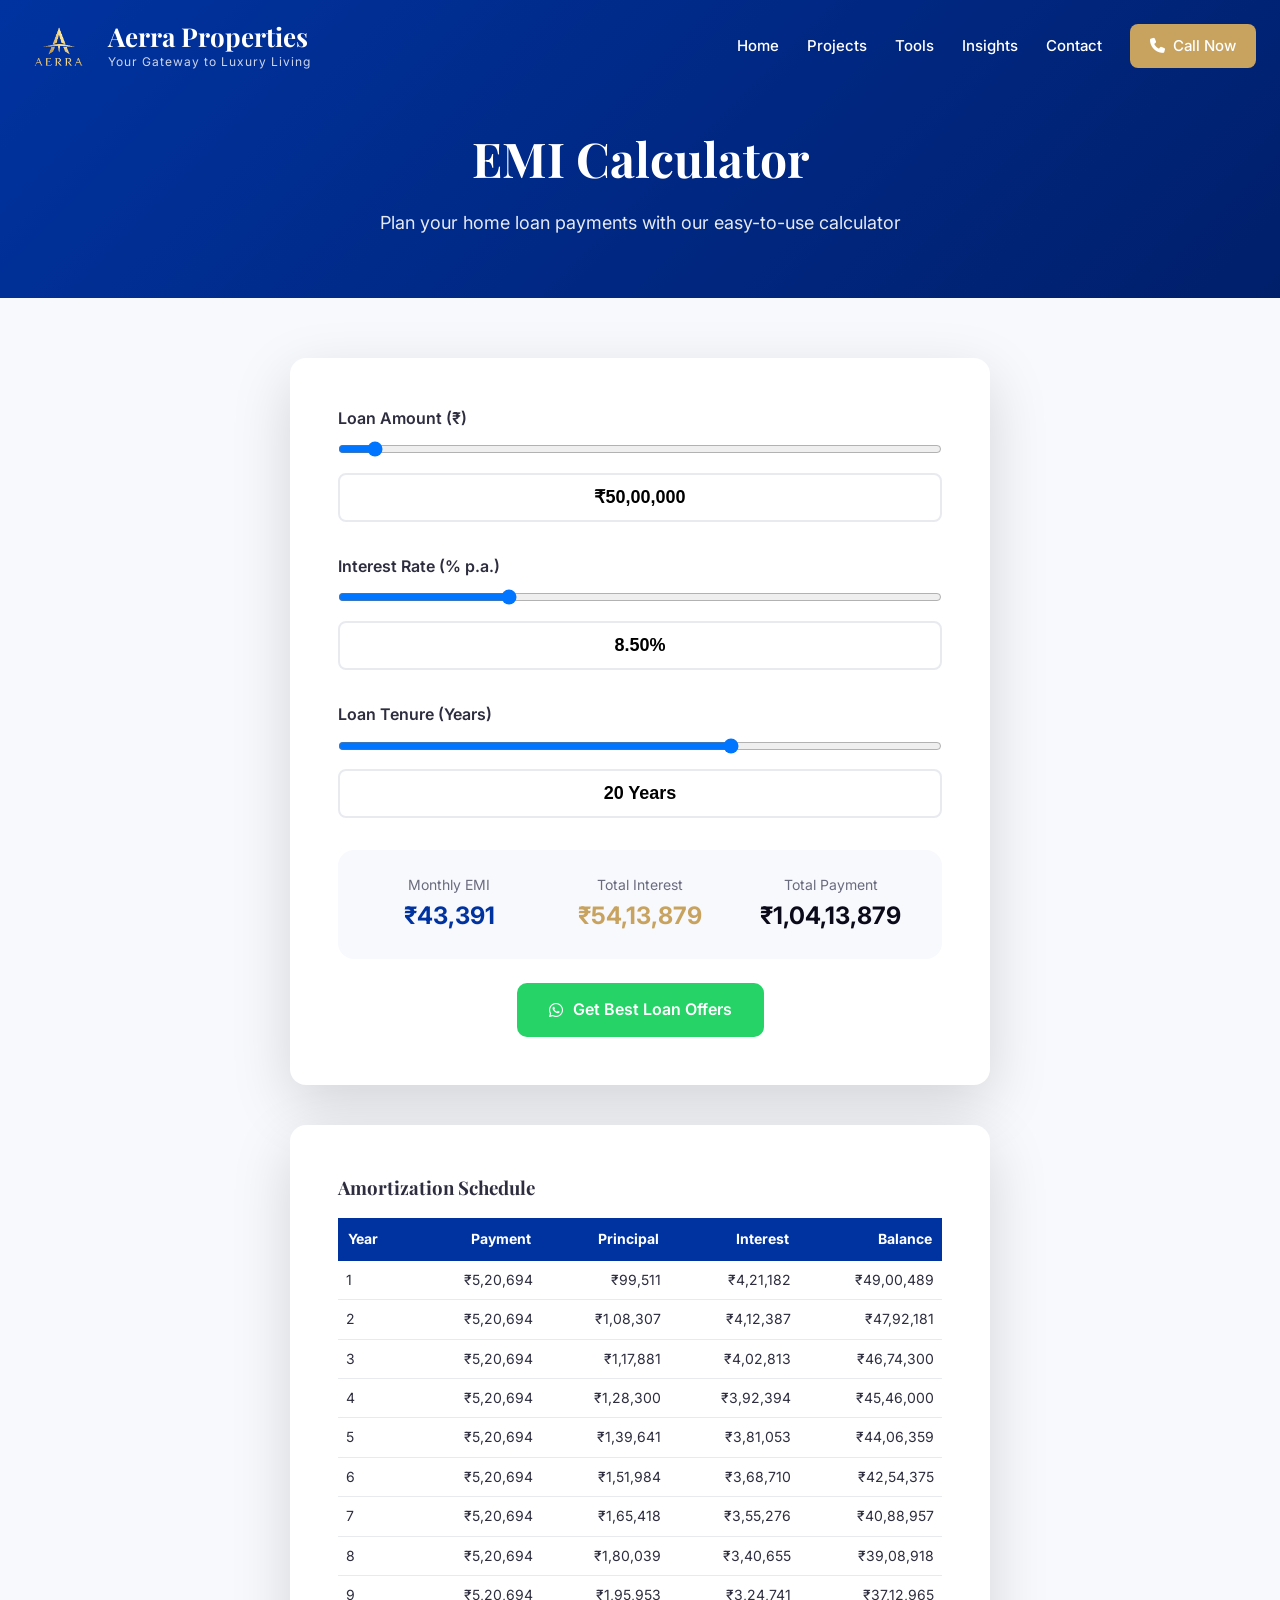
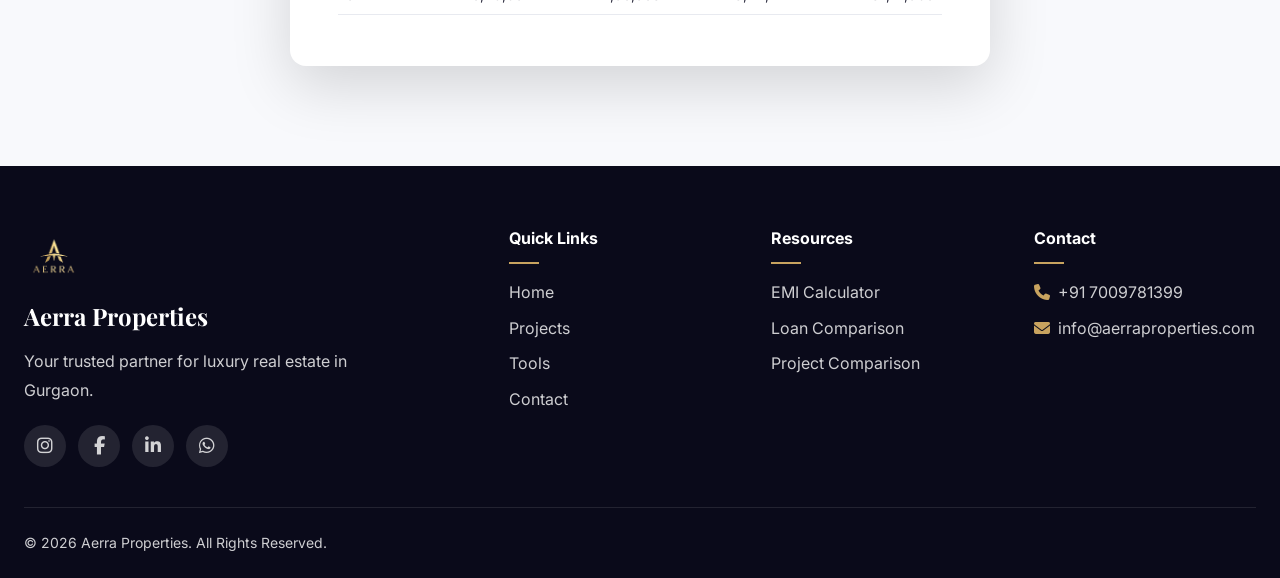
<file: emi-calculator.html>
<!-- emi-calculator.html -->
<!DOCTYPE html>
<html lang="en">
<head>
    <meta charset="UTF-8">
    <meta name="viewport" content="width=device-width, initial-scale=1.0">
    <title>EMI Calculator - Aerra Properties</title>
    <link rel="stylesheet" href="style.css">
    <link rel="stylesheet" href="https://cdnjs.cloudflare.com/ajax/libs/font-awesome/6.5.1/css/all.min.css">
    <link href="https://fonts.googleapis.com/css2?family=Playfair+Display:wght@400;700&family=Inter:wght@300;400;600;700;800&display=swap" rel="stylesheet">
</head>
<body>

    <header class="header" id="header">
        <div class="header-container">
            <div class="brand">
                <img src="lol.png" alt="Aerra Properties" class="logo">
                <div class="brand-text">
                    <h1>Aerra Properties</h1>
                    <p>Your Gateway to Luxury Living</p>
                </div>
            </div>
            <nav class="nav-menu" id="navMenu">
                <a href="index.html">Home</a>
                <a href="index.html#projects">Projects</a>
                <a href="index.html#tools">Tools</a>
                <a href="index.html#insights">Insights</a>
                <a href="index.html#enquire">Contact</a>
                <a href="tel:+917009781399" class="call-btn">
                    <i class="fas fa-phone"></i> Call Now
                </a>
            </nav>
            <button class="hamburger" id="hamburger" aria-label="Toggle navigation">
                <span></span>
                <span></span>
                <span></span>
            </button>
        </div>
    </header>

    <section class="page-hero" style="padding-top: 120px; background: linear-gradient(135deg, var(--primary) 0%, var(--primary-dark) 100%); color: white; text-align: center; padding-bottom: 60px;">
        <div class="container">
            <h1 style="font-family: var(--font-display); font-size: 48px; margin-bottom: 12px;">EMI Calculator</h1>
            <p style="font-size: 18px; opacity: 0.9; max-width: 600px; margin: 0 auto;">Plan your home loan payments with our easy-to-use calculator</p>
        </div>
    </section>

    <section style="padding: 60px 0;">
        <div class="container">
            <div style="max-width: 700px; margin: 0 auto; background: white; padding: 48px; border-radius: var(--radius); box-shadow: var(--shadow-hover);">
                
                <div style="margin-bottom: 32px;">
                    <label style="font-weight: 600; display: block; margin-bottom: 8px;">Loan Amount (₹)</label>
                    <input type="range" id="loanAmount" min="100000" max="100000000" step="100000" value="5000000" style="width: 100%;">
                    <input type="text" id="loanAmountDisplay" value="₹50,00,000" style="width: 100%; padding: 12px; border: 2px solid var(--gray-medium); border-radius: 8px; font-size: 18px; font-weight: 600; text-align: center; margin-top: 8px;">
                </div>

                <div style="margin-bottom: 32px;">
                    <label style="font-weight: 600; display: block; margin-bottom: 8px;">Interest Rate (% p.a.)</label>
                    <input type="range" id="interestRate" min="6" max="15" step="0.25" value="8.5" style="width: 100%;">
                    <input type="text" id="interestRateDisplay" value="8.50%" style="width: 100%; padding: 12px; border: 2px solid var(--gray-medium); border-radius: 8px; font-size: 18px; font-weight: 600; text-align: center; margin-top: 8px;">
                </div>

                <div style="margin-bottom: 32px;">
                    <label style="font-weight: 600; display: block; margin-bottom: 8px;">Loan Tenure (Years)</label>
                    <input type="range" id="loanTenure" min="1" max="30" step="1" value="20" style="width: 100%;">
                    <input type="text" id="loanTenureDisplay" value="20 Years" style="width: 100%; padding: 12px; border: 2px solid var(--gray-medium); border-radius: 8px; font-size: 18px; font-weight: 600; text-align: center; margin-top: 8px;">
                </div>

                <div style="display: grid; grid-template-columns: 1fr 1fr 1fr; gap: 16px; margin-top: 32px; padding: 24px; background: var(--gray-light); border-radius: var(--radius);">
                    <div style="text-align: center;">
                        <p style="font-size: 14px; color: var(--text-light);">Monthly EMI</p>
                        <p id="emiResult" style="font-size: 24px; font-weight: 700; color: var(--primary);">₹0</p>
                    </div>
                    <div style="text-align: center;">
                        <p style="font-size: 14px; color: var(--text-light);">Total Interest</p>
                        <p id="totalInterest" style="font-size: 24px; font-weight: 700; color: var(--secondary);">₹0</p>
                    </div>
                    <div style="text-align: center;">
                        <p style="font-size: 14px; color: var(--text-light);">Total Payment</p>
                        <p id="totalPayment" style="font-size: 24px; font-weight: 700; color: var(--dark);">₹0</p>
                    </div>
                </div>

                <div style="margin-top: 24px; text-align: center;">
                    <a href="https://wa.me/917009781399?text=I%20want%20to%20know%20about%20home%20loans" target="_blank" class="btn btn-whatsapp" style="justify-content: center;">
                        <i class="fab fa-whatsapp"></i> Get Best Loan Offers
                    </a>
                </div>
            </div>

            <div style="max-width: 700px; margin: 40px auto; background: white; padding: 48px; border-radius: var(--radius); box-shadow: var(--shadow-hover);">
                <h3 style="font-family: var(--font-display); margin-bottom: 16px;">Amortization Schedule</h3>
                <div style="max-height: 400px; overflow-y: auto;" id="amortizationTable">
                    <table style="width: 100%; border-collapse: collapse; font-size: 14px;">
                        <thead style="background: var(--primary); color: white; position: sticky; top: 0;">
                            <tr>
                                <th style="padding: 10px; text-align: left;">Year</th>
                                <th style="padding: 10px; text-align: right;">Payment</th>
                                <th style="padding: 10px; text-align: right;">Principal</th>
                                <th style="padding: 10px; text-align: right;">Interest</th>
                                <th style="padding: 10px; text-align: right;">Balance</th>
                            </tr>
                        </thead>
                        <tbody id="amortizationBody"></tbody>
                    </table>
                </div>
            </div>
        </div>
    </section>

    <footer>
        <div class="footer-container">
            <div class="footer-grid">
                <div class="footer-brand">
                    <img src="lol.png" alt="Aerra Properties" class="footer-logo">
                    <h3>Aerra Properties</h3>
                    <p>Your trusted partner for luxury real estate in Gurgaon.</p>
                    <div class="social-links">
                        <a href="https://www.instagram.com/aerra_properties" target="_blank"><i class="fab fa-instagram"></i></a>
                        <a href="https://www.facebook.com/aerraproperties" target="_blank"><i class="fab fa-facebook-f"></i></a>
                        <a href="https://www.linkedin.com/company/aerraproperties" target="_blank"><i class="fab fa-linkedin-in"></i></a>
                        <a href="https://wa.me/917009781399" target="_blank"><i class="fab fa-whatsapp"></i></a>
                    </div>
                </div>
                <div class="footer-links">
                    <h4>Quick Links</h4>
                    <ul>
                        <li><a href="index.html">Home</a></li>
                        <li><a href="index.html#projects">Projects</a></li>
                        <li><a href="index.html#tools">Tools</a></li>
                        <li><a href="index.html#enquire">Contact</a></li>
                    </ul>
                </div>
                <div class="footer-links">
                    <h4>Resources</h4>
                    <ul>
                        <li><a href="emi-calculator.html">EMI Calculator</a></li>
                        <li><a href="loan-comparison.html">Loan Comparison</a></li>
                        <li><a href="project-comparison.html">Project Comparison</a></li>
                    </ul>
                </div>
                <div class="footer-links">
                    <h4>Contact</h4>
                    <ul>
                        <li><i class="fas fa-phone"></i> <a href="tel:+917009781399">+91 7009781399</a></li>
                        <li><i class="fas fa-envelope"></i> <a href="mailto:info@aerraproperties.com">info@aerraproperties.com</a></li>
                    </ul>
                </div>
            </div>
            <div class="footer-bottom">
                <p>&copy; 2026 Aerra Properties. All Rights Reserved.</p>
            </div>
        </div>
    </footer>

    <button id="scrollTop" class="scroll-top"><i class="fas fa-chevron-up"></i></button>

    <script src="script.js"></script>
    <script>
        // EMI Calculator Logic
        function formatIndianCurrency(num) {
            return '₹' + new Intl.NumberFormat('en-IN', { maximumFractionDigits: 0 }).format(num);
        }

        function calculateEMI() {
            const P = parseFloat(document.getElementById('loanAmount').value);
            const r = parseFloat(document.getElementById('interestRate').value) / 100 / 12;
            const n = parseFloat(document.getElementById('loanTenure').value) * 12;

            if (P <= 0 || r <= 0 || n <= 0) {
                document.getElementById('emiResult').textContent = '₹0';
                return;
            }

            const emi = P * r * Math.pow(1 + r, n) / (Math.pow(1 + r, n) - 1);
            const totalPayment = emi * n;
            const totalInterest = totalPayment - P;

            document.getElementById('emiResult').textContent = formatIndianCurrency(emi);
            document.getElementById('totalInterest').textContent = formatIndianCurrency(totalInterest);
            document.getElementById('totalPayment').textContent = formatIndianCurrency(totalPayment);

            // Generate amortization schedule
            generateAmortization(P, r, n, emi);
        }

        function generateAmortization(P, rate, n, emi) {
            let balance = P;
            let html = '';
            let yearCount = 1;
            let yearlyPayment = 0;
            let yearlyPrincipal = 0;
            let yearlyInterest = 0;

            for (let i = 1; i <= n; i++) {
                const interest = balance * rate;
                const principal = emi - interest;
                balance -= principal;

                yearlyPayment += emi;
                yearlyPrincipal += principal;
                yearlyInterest += interest;

                if (i % 12 === 0 || i === n) {
                    html += `
                        <tr>
                            <td style="padding: 8px; border-bottom: 1px solid var(--gray-medium);">${yearCount}</td>
                            <td style="padding: 8px; border-bottom: 1px solid var(--gray-medium); text-align: right;">${formatIndianCurrency(yearlyPayment)}</td>
                            <td style="padding: 8px; border-bottom: 1px solid var(--gray-medium); text-align: right;">${formatIndianCurrency(yearlyPrincipal)}</td>
                            <td style="padding: 8px; border-bottom: 1px solid var(--gray-medium); text-align: right;">${formatIndianCurrency(yearlyInterest)}</td>
                            <td style="padding: 8px; border-bottom: 1px solid var(--gray-medium); text-align: right;">${balance > 0 ? formatIndianCurrency(balance) : '₹0'}</td>
                        </tr>
                    `;
                    yearCount++;
                    yearlyPayment = 0;
                    yearlyPrincipal = 0;
                    yearlyInterest = 0;
                }
            }

            document.getElementById('amortizationBody').innerHTML = html;
        }

        // Event listeners for sliders
        ['loanAmount', 'interestRate', 'loanTenure'].forEach(id => {
            const slider = document.getElementById(id);
            const display = document.getElementById(id + 'Display');
            
            slider.addEventListener('input', () => {
                if (id === 'loanAmount') {
                    display.value = formatIndianCurrency(parseFloat(slider.value));
                } else if (id === 'interestRate') {
                    display.value = parseFloat(slider.value).toFixed(2) + '%';
                } else {
                    display.value = parseFloat(slider.value) + ' Years';
                }
                calculateEMI();
            });
        });

        // Initial calculation
        calculateEMI();
    </script>
</body>
</html>
</file>
<file: style.css>
/* style.css - Complete Modern Design System */

/* ========================= */
/* CSS VARIABLES & RESET
/* ========================= */

:root {
    --primary: #0033A0;
    --primary-dark: #001F6B;
    --primary-light: #4A7DDA;
    --secondary: #C8A35F;
    --secondary-light: #E8D5A3;
    --dark: #0A0A1A;
    --dark-light: #1A1A2E;
    --text: #2D2D3F;
    --text-light: #6B6B80;
    --white: #FFFFFF;
    --gray-light: #F8F9FC;
    --gray-medium: #E8EAF0;
    --shadow: 0 10px 40px rgba(0, 0, 0, 0.08);
    --shadow-hover: 0 20px 60px rgba(0, 0, 0, 0.15);
    --radius: 16px;
    --transition: all 0.3s cubic-bezier(0.4, 0, 0.2, 1);
    --font-primary: 'Inter', -apple-system, BlinkMacSystemFont, sans-serif;
    --font-display: 'Playfair Display', serif;
}

* {
    margin: 0;
    padding: 0;
    box-sizing: border-box;
}

html {
    scroll-behavior: smooth;
    scroll-padding-top: 80px;
}

body {
    font-family: var(--font-primary);
    color: var(--text);
    background: var(--gray-light);
    line-height: 1.6;
    overflow-x: hidden;
}

a {
    text-decoration: none;
    color: inherit;
}

ul {
    list-style: none;
}

img {
    max-width: 100%;
    height: auto;
    display: block;
}

.container {
    max-width: 1280px;
    margin: 0 auto;
    padding: 0 24px;
}

.section-title {
    font-family: var(--font-display);
    font-size: 42px;
    font-weight: 700;
    color: var(--dark);
    text-align: center;
    margin-bottom: 12px;
    letter-spacing: -0.5px;
}

.section-subtitle {
    text-align: center;
    color: var(--text-light);
    font-size: 18px;
    max-width: 600px;
    margin: 0 auto 40px;
}

.highlight {
    color: var(--secondary);
}

.text-center {
    text-align: center;
}

/* ========================= */
/* HEADER
/* ========================= */

.header {
    position: fixed;
    top: 0;
    left: 0;
    width: 100%;
    z-index: 1000;
    padding: 12px 0;
    transition: var(--transition);
    background: transparent;
}

.header.scrolled {
    background: rgba(255, 255, 255, 0.95);
    backdrop-filter: blur(12px);
    box-shadow: 0 2px 20px rgba(0, 0, 0, 0.08);
    padding: 8px 0;
}

.header.scrolled .brand-text h1 {
    color: var(--dark);
}

.header.scrolled .brand-text p {
    color: var(--text-light);
}

.header.scrolled .nav-menu a {
    color: var(--dark);
}

.header.scrolled .nav-menu a:hover {
    color: var(--primary);
}

.header-container {
    max-width: 1280px;
    margin: auto;
    padding: 0 24px;
    display: flex;
    justify-content: space-between;
    align-items: center;
}

.brand {
    display: flex;
    align-items: center;
    gap: 14px;
}

.logo {
    max-width: 70px;
    height: auto;
}

.brand-text h1 {
    font-family: var(--font-display);
    font-size: 26px;
    color: var(--white);
    transition: var(--transition);
    line-height: 1.2;
}

.brand-text p {
    font-size: 12px;
    color: rgba(255, 255, 255, 0.8);
    letter-spacing: 1px;
    transition: var(--transition);
}

.nav-menu {
    display: flex;
    align-items: center;
    gap: 28px;
}

.nav-menu a {
    color: var(--white);
    font-weight: 500;
    font-size: 15px;
    transition: var(--transition);
    position: relative;
}

.nav-menu a::after {
    content: '';
    position: absolute;
    bottom: -4px;
    left: 0;
    width: 0;
    height: 2px;
    background: var(--secondary);
    transition: var(--transition);
}

.nav-menu a:hover::after {
    width: 100%;
}

.call-btn {
    background: var(--secondary);
    color: var(--white) !important;
    padding: 10px 20px;
    border-radius: 8px;
    font-weight: 600;
    transition: var(--transition);
    display: flex;
    align-items: center;
    gap: 8px;
}

.call-btn:hover {
    background: var(--primary);
    transform: translateY(-2px);
    box-shadow: 0 8px 25px rgba(0, 51, 160, 0.3);
}

.call-btn::after {
    display: none !important;
}

.hamburger {
    display: none;
    flex-direction: column;
    gap: 5px;
    background: none;
    border: none;
    cursor: pointer;
    padding: 8px;
    z-index: 1001;
}

.hamburger span {
    width: 28px;
    height: 3px;
    background: var(--white);
    border-radius: 3px;
    transition: var(--transition);
}

.header.scrolled .hamburger span {
    background: var(--dark);
}

.hamburger.active span:nth-child(1) {
    transform: rotate(45deg) translate(5px, 6px);
}

.hamburger.active span:nth-child(2) {
    opacity: 0;
}

.hamburger.active span:nth-child(3) {
    transform: rotate(-45deg) translate(5px, -6px);
}

/* ========================= */
/* HERO SECTION
/* ========================= */

.hero {
    position: relative;
    min-height: 100vh;
    display: flex;
    align-items: center;
    justify-content: center;
    text-align: center;
    padding: 120px 24px 80px;
    overflow: hidden;
}

.hero::before {
    content: '';
    position: absolute;
    inset: 0;
    background: url('ifc.gif') center/cover no-repeat;
    z-index: -2;
    animation: heroZoom 20s ease-in-out infinite alternate;
}

@keyframes heroZoom {
    0% { transform: scale(1); }
    100% { transform: scale(1.05); }
}

.hero::after {
    content: '';
    position: absolute;
    inset: 0;
    background: linear-gradient(135deg, rgba(0, 0, 0, 0.7) 0%, rgba(0, 0, 0, 0.3) 100%);
    z-index: -1;
}

.hero-content {
    max-width: 900px;
    position: relative;
    z-index: 1;
}

.hero-badge {
    display: inline-block;
    background: rgba(200, 163, 95, 0.2);
    backdrop-filter: blur(10px);
    color: var(--secondary);
    padding: 8px 24px;
    border-radius: 50px;
    font-size: 14px;
    font-weight: 600;
    letter-spacing: 1px;
    border: 1px solid rgba(200, 163, 95, 0.3);
    margin-bottom: 24px;
}

.hero h2 {
    font-family: var(--font-display);
    font-size: 58px;
    color: var(--white);
    line-height: 1.15;
    margin-bottom: 16px;
}

.hero p {
    font-size: 20px;
    color: rgba(255, 255, 255, 0.9);
    margin-bottom: 32px;
    max-width: 600px;
    margin-left: auto;
    margin-right: auto;
}

.hero-stats {
    display: flex;
    justify-content: center;
    gap: 60px;
    margin-bottom: 40px;
}

.stat {
    text-align: center;
}

.stat-number {
    display: block;
    font-family: var(--font-display);
    font-size: 36px;
    font-weight: 700;
    color: var(--secondary);
}

.stat-label {
    color: rgba(255, 255, 255, 0.7);
    font-size: 14px;
    letter-spacing: 0.5px;
}

.hero-buttons {
    display: flex;
    justify-content: center;
    gap: 16px;
    flex-wrap: wrap;
    margin-bottom: 40px;
}

.btn {
    padding: 14px 32px;
    border-radius: 10px;
    font-weight: 600;
    font-size: 16px;
    transition: var(--transition);
    display: inline-flex;
    align-items: center;
    gap: 10px;
    border: none;
    cursor: pointer;
}

.btn-primary {
    background: var(--primary);
    color: var(--white);
}

.btn-primary:hover {
    background: var(--primary-dark);
    transform: translateY(-3px);
    box-shadow: 0 12px 35px rgba(0, 51, 160, 0.35);
}

.btn-secondary {
    background: transparent;
    color: var(--white);
    border: 2px solid rgba(255, 255, 255, 0.4);
}

.btn-secondary:hover {
    background: rgba(255, 255, 255, 0.1);
    border-color: var(--white);
    transform: translateY(-3px);
}

.btn-whatsapp {
    background: #25D366;
    color: var(--white);
}

.btn-whatsapp:hover {
    background: #1DA851;
    transform: translateY(-3px);
    box-shadow: 0 12px 35px rgba(37, 211, 102, 0.35);
}

.search-quick {
    max-width: 550px;
    margin: 0 auto;
    display: flex;
    gap: 12px;
    background: rgba(255, 255, 255, 0.15);
    backdrop-filter: blur(20px);
    border-radius: 12px;
    padding: 6px 6px 6px 20px;
    border: 1px solid rgba(255, 255, 255, 0.2);
}

.search-quick input {
    flex: 1;
    padding: 12px 0;
    border: none;
    background: transparent;
    color: var(--white);
    font-size: 16px;
    outline: none;
}

.search-quick input::placeholder {
    color: rgba(255, 255, 255, 0.6);
}

.search-quick button {
    padding: 12px 24px;
    background: var(--secondary);
    border: none;
    border-radius: 8px;
    color: var(--white);
    cursor: pointer;
    font-size: 18px;
    transition: var(--transition);
}

.search-quick button:hover {
    background: var(--primary);
    transform: scale(1.02);
}

/* ========================= */
/* QUICK TOOLS
/* ========================= */

.quick-tools {
    padding: 80px 0;
    background: var(--white);
}

.tools-grid {
    display: grid;
    grid-template-columns: repeat(auto-fit, minmax(250px, 1fr));
    gap: 24px;
}

.tool-card {
    padding: 32px;
    text-align: center;
    background: var(--gray-light);
    border-radius: var(--radius);
    transition: var(--transition);
    border: 1px solid transparent;
}

.tool-card:hover {
    transform: translateY(-8px);
    box-shadow: var(--shadow-hover);
    border-color: var(--secondary);
}

.tool-icon {
    width: 70px;
    height: 70px;
    background: var(--primary);
    border-radius: 50%;
    display: flex;
    align-items: center;
    justify-content: center;
    margin: 0 auto 16px;
    font-size: 30px;
    color: var(--white);
}

.tool-card h3 {
    font-size: 18px;
    margin-bottom: 8px;
    color: var(--dark);
}

.tool-card p {
    color: var(--text-light);
    font-size: 14px;
}

/* ========================= */
/* PROJECT SECTION
/* ========================= */

#projects {
    padding: 80px 0;
    background: var(--gray-light);
}

.project-filters {
    display: flex;
    justify-content: center;
    gap: 12px;
    flex-wrap: wrap;
    margin-bottom: 40px;
}

.filter-btn {
    padding: 10px 24px;
    border: 2px solid var(--gray-medium);
    border-radius: 50px;
    background: transparent;
    font-weight: 600;
    color: var(--text-light);
    cursor: pointer;
    transition: var(--transition);
    font-size: 14px;
}

.filter-btn:hover,
.filter-btn.active {
    background: var(--primary);
    color: var(--white);
    border-color: var(--primary);
}

.grid {
    display: grid;
    grid-template-columns: repeat(auto-fit, minmax(320px, 1fr));
    gap: 30px;
}

.card {
    background: var(--white);
    border-radius: var(--radius);
    overflow: hidden;
    box-shadow: var(--shadow);
    transition: var(--transition);
}

.card:hover {
    transform: translateY(-12px);
    box-shadow: var(--shadow-hover);
}

.card img {
    width: 100%;
    height: 240px;
    object-fit: cover;
}

.card-content {
    padding: 24px;
}

.card-content h3 {
    font-size: 20px;
    color: var(--dark);
    margin-bottom: 12px;
}

.card-content p {
    color: var(--text-light);
    font-size: 14px;
    margin-bottom: 6px;
}

.card-content .price {
    font-size: 18px;
    font-weight: 700;
    color: var(--primary);
    margin: 12px 0;
}

.enquire-btn {
    width: 100%;
    padding: 12px;
    background: var(--primary);
    color: var(--white);
    border: none;
    border-radius: 8px;
    font-weight: 600;
    cursor: pointer;
    transition: var(--transition);
    margin-top: 12px;
}

.enquire-btn:hover {
    background: var(--primary-dark);
    transform: translateY(-2px);
}

/* ========================= */
/* MARKET INSIGHTS
/* ========================= */

.market-insights {
    padding: 80px 0;
    background: var(--white);
}

.section-heading {
    text-align: center;
    max-width: 800px;
    margin: 0 auto 60px;
}

.section-heading span {
    color: var(--secondary);
    font-weight: 600;
    letter-spacing: 2px;
    text-transform: uppercase;
    font-size: 14px;
}

.section-heading h2 {
    font-family: var(--font-display);
    font-size: 42px;
    margin: 16px 0;
    color: var(--dark);
}

.section-heading p {
    color: var(--text-light);
    font-size: 18px;
}

.insights-grid {
    display: grid;
    grid-template-columns: repeat(auto-fit, minmax(320px, 1fr));
    gap: 30px;
}

.insight-card {
    background: var(--gray-light);
    border-radius: var(--radius);
    overflow: hidden;
    transition: var(--transition);
}

.insight-card:hover {
    transform: translateY(-8px);
    box-shadow: var(--shadow-hover);
}

.insight-card img {
    width: 100%;
    height: 200px;
    object-fit: cover;
}

.insight-content {
    padding: 24px;
}

.insight-content .category {
    display: inline-block;
    background: var(--secondary);
    color: var(--white);
    padding: 4px 16px;
    border-radius: 50px;
    font-size: 12px;
    font-weight: 600;
    text-transform: uppercase;
    letter-spacing: 0.5px;
}

.insight-content h3 {
    font-size: 20px;
    margin: 12px 0;
    color: var(--dark);
}

.insight-content p {
    color: var(--text-light);
    line-height: 1.7;
    margin-bottom: 12px;
}

.insight-content a {
    color: var(--primary);
    font-weight: 600;
    transition: var(--transition);
}

.insight-content a:hover {
    color: var(--secondary);
}

/* ========================= */
/* DEVELOPER PARTNERS
/* ========================= */

.developer-partners {
    padding: 70px 0;
    background: var(--gray-light);
    text-align: center;
    overflow: hidden;
}

.developer-partners h2 {
    font-family: var(--font-display);
    font-size: 38px;
    margin-bottom: 8px;
}

.developer-partners p {
    color: var(--text-light);
    margin-bottom: 40px;
}

.logo-slider {
    width: 100%;
    overflow: hidden;
    position: relative;
}

.logo-track {
    display: flex;
    align-items: center;
    gap: 70px;
    width: max-content;
    animation: scrollLogos 80s linear infinite;
}

.logo-track img {
    height: 50px;
    width: auto;
    object-fit: contain;
    filter: grayscale(0%);
    opacity: 1;
    transition: var(--transition);
}

.logo-track img:hover {
    transform: scale(1.05);
}

.logo-slider:hover .logo-track {
    animation-play-state: paused;
}

@keyframes scrollLogos {
    from { transform: translateX(0); }
    to { transform: translateX(-50%); }
}

/* ========================= */
/* CONTACT SECTION
/* ========================= */

.contact-section {
    padding: 80px 0;
    background: linear-gradient(135deg, var(--gray-light) 0%, var(--white) 100%);
}

.contact-wrapper {
    display: grid;
    grid-template-columns: 1fr 1.5fr;
    gap: 40px;
    max-width: 1100px;
    margin: 0 auto;
    background: var(--white);
    border-radius: var(--radius);
    box-shadow: var(--shadow-hover);
    overflow: hidden;
    padding: 48px;
}

.contact-info {
    display: flex;
    flex-direction: column;
    gap: 20px;
}

.info-card {
    display: flex;
    align-items: center;
    gap: 16px;
    padding: 16px;
    background: var(--gray-light);
    border-radius: 12px;
    transition: var(--transition);
}

.info-card:hover {
    background: var(--primary);
    color: var(--white);
}

.info-card i {
    font-size: 24px;
    color: var(--primary);
    width: 48px;
    height: 48px;
    background: rgba(0, 51, 160, 0.1);
    border-radius: 50%;
    display: flex;
    align-items: center;
    justify-content: center;
    transition: var(--transition);
}

.info-card:hover i {
    background: rgba(255, 255, 255, 0.2);
    color: var(--white);
}

.info-card h4 {
    font-size: 14px;
    color: var(--text-light);
    margin-bottom: 2px;
}

.info-card:hover h4 {
    color: rgba(255, 255, 255, 0.8);
}

.info-card p {
    font-weight: 600;
}

.info-card a {
    transition: var(--transition);
}

.info-card:hover a {
    color: var(--white);
}

.whatsapp-btn {
    background: #25D366;
    color: var(--white);
    padding: 14px 24px;
    border-radius: 10px;
    font-weight: 600;
    display: inline-flex;
    align-items: center;
    justify-content: center;
    gap: 10px;
    transition: var(--transition);
    margin-top: auto;
}

.whatsapp-btn:hover {
    transform: translateY(-3px);
    box-shadow: 0 12px 35px rgba(37, 211, 102, 0.35);
}

.contact-form {
    display: flex;
    flex-direction: column;
    gap: 16px;
}

.form-group {
    display: flex;
    flex-direction: column;
    gap: 6px;
}

.form-group label {
    font-weight: 600;
    font-size: 14px;
    color: var(--dark);
}

.form-group input,
.form-group textarea {
    padding: 14px 16px;
    border: 2px solid var(--gray-medium);
    border-radius: 10px;
    font-size: 15px;
    transition: var(--transition);
    font-family: var(--font-primary);
    background: var(--gray-light);
}

.form-group input:focus,
.form-group textarea:focus {
    border-color: var(--primary);
    background: var(--white);
    outline: none;
    box-shadow: 0 0 0 4px rgba(0, 51, 160, 0.1);
}

.btn-submit {
    padding: 14px 32px;
    background: var(--primary);
    color: var(--white);
    border: none;
    border-radius: 10px;
    font-weight: 600;
    font-size: 16px;
    cursor: pointer;
    transition: var(--transition);
    display: inline-flex;
    align-items: center;
    justify-content: center;
    gap: 10px;
}

.btn-submit:hover {
    background: var(--primary-dark);
    transform: translateY(-2px);
    box-shadow: 0 12px 35px rgba(0, 51, 160, 0.3);
}

.form-message {
    text-align: center;
    font-weight: 600;
    margin-top: 8px;
}

.form-message.success {
    color: #22c55e;
}

.form-message.error {
    color: #ef4444;
}

/* ========================= */
/* FOOTER
/* ========================= */

footer {
    background: var(--dark);
    color: rgba(255, 255, 255, 0.8);
    padding: 60px 0 24px;
}

.footer-container {
    max-width: 1280px;
    margin: 0 auto;
    padding: 0 24px;
}

.footer-grid {
    display: grid;
    grid-template-columns: 2fr 1fr 1fr 1fr;
    gap: 40px;
    margin-bottom: 40px;
}

.footer-brand h3 {
    font-family: var(--font-display);
    color: var(--white);
    font-size: 24px;
    margin-bottom: 12px;
}

.footer-brand p {
    line-height: 1.8;
    max-width: 350px;
}

.footer-logo {
    max-width: 60px;
    margin-bottom: 12px;
}

.footer-links h4 {
    color: var(--white);
    font-size: 16px;
    margin-bottom: 16px;
    position: relative;
    padding-bottom: 12px;
}

.footer-links h4::after {
    content: '';
    position: absolute;
    bottom: 0;
    left: 0;
    width: 30px;
    height: 2px;
    background: var(--secondary);
}

.footer-links ul li {
    margin-bottom: 10px;
}

.footer-links ul li a {
    transition: var(--transition);
}

.footer-links ul li a:hover {
    color: var(--secondary);
    padding-left: 4px;
}

.footer-links ul li i {
    width: 20px;
    color: var(--secondary);
}

.social-links {
    display: flex;
    gap: 12px;
    margin-top: 20px;
}

.social-links a {
    width: 42px;
    height: 42px;
    background: rgba(255, 255, 255, 0.1);
    border-radius: 50%;
    display: flex;
    align-items: center;
    justify-content: center;
    transition: var(--transition);
    font-size: 18px;
}

.social-links a:hover {
    background: var(--secondary);
    transform: translateY(-4px);
}

.footer-bottom {
    border-top: 1px solid rgba(255, 255, 255, 0.1);
    padding-top: 24px;
    display: flex;
    justify-content: space-between;
    align-items: center;
    flex-wrap: wrap;
    gap: 12px;
}

.footer-bottom p {
    font-size: 14px;
}

/* ========================= */
/* SCROLL TO TOP
/* ========================= */

.scroll-top {
    position: fixed;
    bottom: 30px;
    right: 30px;
    width: 50px;
    height: 50px;
    background: var(--primary);
    color: var(--white);
    border: none;
    border-radius: 50%;
    font-size: 20px;
    cursor: pointer;
    transition: var(--transition);
    box-shadow: 0 8px 25px rgba(0, 51, 160, 0.3);
    opacity: 0;
    visibility: hidden;
    transform: translateY(20px);
    z-index: 999;
}

.scroll-top.visible {
    opacity: 1;
    visibility: visible;
    transform: translateY(0);
}

.scroll-top:hover {
    background: var(--secondary);
    transform: translateY(-4px);
}

/* ========================= */
/* RESPONSIVE
/* ========================= */

@media (max-width: 1024px) {
    .hero h2 {
        font-size: 44px;
    }
    
    .footer-grid {
        grid-template-columns: 1fr 1fr;
    }
    
    .contact-wrapper {
        padding: 32px;
        grid-template-columns: 1fr;
    }
}

@media (max-width: 768px) {
    .header {
        padding: 8px 0;
        background: rgba(255, 255, 255, 0.95);
        backdrop-filter: blur(12px);
    }
    
    .header .brand-text h1 {
        color: var(--dark);
        font-size: 20px;
    }
    
    .header .brand-text p {
        color: var(--text-light);
    }
    
    .header .nav-menu a {
        color: var(--dark);
    }
    
    .hamburger {
        display: flex;
    }
    
    .hamburger span {
        background: var(--dark);
    }
    
    .nav-menu {
        position: fixed;
        top: 0;
        right: -100%;
        width: 80%;
        max-width: 320px;
        height: 100vh;
        background: var(--white);
        flex-direction: column;
        padding: 80px 32px 32px;
        gap: 20px;
        transition: var(--transition);
        box-shadow: -10px 0 40px rgba(0, 0, 0, 0.1);
        align-items: flex-start;
    }
    
    .nav-menu.open {
        right: 0;
    }
    
    .nav-menu a {
        font-size: 18px;
    }
    
    .call-btn {
        margin-top: 12px;
        width: 100%;
        justify-content: center;
    }
    
    .hero {
        min-height: 90vh;
        padding: 100px 16px 60px;
    }
    
    .hero h2 {
        font-size: 32px;
    }
    
    .hero p {
        font-size: 16px;
    }
    
    .hero-stats {
        gap: 30px;
        flex-wrap: wrap;
    }
    
    .stat-number {
        font-size: 28px;
    }
    
    .hero-buttons {
        flex-direction: column;
        align-items: center;
    }
    
    .btn {
        width: 100%;
        justify-content: center;
    }
    
    .search-quick {
        flex-direction: column;
        padding: 12px;
        background: rgba(255, 255, 255, 0.2);
    }
    
    .search-quick input {
        color: var(--white);
        text-align: center;
    }
    
    .search-quick input::placeholder {
        color: rgba(255, 255, 255, 0.7);
    }
    
    .section-title {
        font-size: 30px;
    }
    
    .section-heading h2 {
        font-size: 30px;
    }
    
    .grid {
        grid-template-columns: 1fr;
        padding: 0;
    }
    
    .tools-grid {
        grid-template-columns: 1fr 1fr;
    }
    
    .insights-grid {
        grid-template-columns: 1fr;
    }
    
    .footer-grid {
        grid-template-columns: 1fr;
        gap: 30px;
    }
    
    .contact-wrapper {
        padding: 24px;
    }
    
    .footer-bottom {
        flex-direction: column;
        text-align: center;
    }
    
    .project-filters {
        gap: 8px;
    }
    
    .filter-btn {
        padding: 8px 16px;
        font-size: 13px;
    }
}

@media (max-width: 480px) {
    .brand-text h1 {
        font-size: 18px;
    }
    
    .brand-text p {
        font-size: 10px;
    }
    
    .logo {
        max-width: 50px;
    }
    
    .hero h2 {
        font-size: 26px;
    }
    
    .tools-grid {
        grid-template-columns: 1fr;
    }
    
    .tools-grid .tool-card {
        padding: 24px;
    }
}

/* ========================= */
/* LOCAL ROOTS, GLOBAL REACH
/* ========================= */

.locations-section {
    padding: 80px 0;
    background: var(--bg-secondary);
    transition: background 0.3s ease;
}

/* ===== HEADER WITH LEFT + RIGHT LAYOUT ===== */
.locations-header-wrapper {
    display: flex;
    justify-content: space-between;
    align-items: flex-start;
    margin-bottom: 50px;
    gap: 40px;
    flex-wrap: wrap;
}

.locations-header-left {
    flex: 1;
    min-width: 280px;
}

.locations-header-right {
    flex: 1;
    min-width: 280px;
    max-width: 500px;
    padding-top: 8px;
}

.locations-badge {
    display: inline-block;
    background: rgba(200, 163, 95, 0.15);
    color: var(--secondary);
    padding: 4px 16px;
    border-radius: 50px;
    font-size: 12px;
    font-weight: 600;
    letter-spacing: 1px;
    text-transform: uppercase;
    margin-bottom: 8px;
    border: 1px solid rgba(200, 163, 95, 0.2);
}

.locations-title {
    font-family: var(--font-display);
    font-size: 38px;
    font-weight: 700;
    color: var(--text-primary);
    margin: 0;
    line-height: 1.2;
}

.locations-subtitle {
    color: var(--text-secondary);
    font-size: 15px;
    line-height: 1.7;
    margin: 0;
    font-weight: 400;
}

/* ===== LOCATION CARDS - TALL/VERTICAL ===== */
.locations-grid {
    display: grid;
    grid-template-columns: repeat(4, 1fr);
    gap: 24px;
}

.location-card-link {
    text-decoration: none;
    display: block;
    transition: transform 0.4s cubic-bezier(0.4, 0, 0.2, 1);
}

.location-card-link:hover {
    transform: translateY(-10px);
}

.location-card {
    background: var(--card-bg);
    border-radius: var(--radius);
    overflow: hidden;
    box-shadow: var(--shadow);
    transition: box-shadow 0.4s ease;
    height: 100%;
    position: relative;
}

.location-card:hover {
    box-shadow: var(--shadow-hover);
}

/* TALL/VERTICAL IMAGE - 3:4 Aspect Ratio */
.location-card-image {
    position: relative;
    width: 100%;
    padding-top: 133.33%; /* 3:4 Aspect Ratio - Taller */
    overflow: hidden;
    background: var(--gray-light);
}

.location-card-image img {
    position: absolute;
    top: 0;
    left: 0;
    width: 100%;
    height: 100%;
    object-fit: cover;
    transition: transform 0.6s cubic-bezier(0.4, 0, 0.2, 1);
}

.location-card:hover .location-card-image img {
    transform: scale(1.08);
}

/* Gradient Overlay - Dark at bottom */
.location-card-overlay {
    position: absolute;
    bottom: 0;
    left: 0;
    right: 0;
    padding: 40px 24px 28px;
    background: linear-gradient(to top, rgba(0, 0, 0, 0.75) 0%, transparent 100%);
    color: white;
    display: flex;
    align-items: flex-end;
    justify-content: center;
    text-align: center;
}

.location-card-overlay h3 {
    font-size: 26px;
    font-weight: 700;
    margin: 0;
    color: white;
    text-shadow: 0 2px 20px rgba(0, 0, 0, 0.5);
    letter-spacing: 1px;
    position: relative;
}

/* Decorative line under city name */
.location-card-overlay h3::after {
    content: '';
    display: block;
    width: 40px;
    height: 3px;
    background: var(--secondary);
    margin: 8px auto 0;
    border-radius: 3px;
    transition: width 0.3s ease;
}

.location-card:hover .location-card-overlay h3::after {
    width: 60px;
}

/* Glow effect on hover */
.location-card::before {
    content: '';
    position: absolute;
    inset: 0;
    border-radius: var(--radius);
    padding: 2px;
    background: linear-gradient(135deg, var(--secondary), var(--primary));
    -webkit-mask: linear-gradient(#fff 0 0) content-box, linear-gradient(#fff 0 0);
    /* Standard mask for wider compatibility */
    mask: linear-gradient(#fff 0 0) content-box, linear-gradient(#fff 0 0);
    -webkit-mask-composite: xor;
    /* 'exclude' is the standard equivalent of WebKit's 'xor' */
    mask-composite: exclude;
    opacity: 0;
    transition: opacity 0.4s ease;
    pointer-events: none;
    z-index: 2;
}

.location-card:hover::before {
    opacity: 1;
}

/* ===== RESPONSIVE ===== */
@media (max-width: 1024px) {
    .locations-grid {
        grid-template-columns: repeat(2, 1fr);
        gap: 20px;
    }
    
    .locations-title {
        font-size: 32px;
    }
    
    .locations-header-wrapper {
        flex-direction: column;
        gap: 12px;
    }
    
    .locations-header-right {
        max-width: 100%;
        padding-top: 0;
    }
    
    .location-card-overlay h3 {
        font-size: 22px;
    }
}

@media (max-width: 768px) {
    .locations-section {
        padding: 50px 0;
    }
    
    .locations-title {
        font-size: 28px;
    }
    
    .locations-grid {
        gap: 16px;
    }
    
    .location-card-overlay h3 {
        font-size: 18px;
    }
    
    .location-card-overlay {
        padding: 30px 16px 20px;
    }
    
    .location-card-overlay h3::after {
        width: 30px;
    }
}

@media (max-width: 480px) {
    .locations-grid {
        grid-template-columns: 1fr 1fr;
        gap: 12px;
    }
    
    .locations-title {
        font-size: 24px;
    }
    
    .locations-subtitle {
        font-size: 13px;
    }
    
    .location-card-overlay h3 {
        font-size: 16px;
    }
    
    .location-card-overlay {
        padding: 20px 12px 16px;
    }
    
    .location-card-overlay h3::after {
        width: 24px;
        height: 2px;
        margin-top: 6px;
    }
}

/* ========================= */
/* FORM VALIDATION STYLES
/* ========================= */

.form-group input.error,
.form-group textarea.error {
    border-color: #ef4444;
    background: rgba(239, 68, 68, 0.05);
}

.error-message {
    color: #ef4444;
    font-size: 13px;
    margin-top: 4px;
    display: block;
    min-height: 20px;
}

.form-message {
    text-align: center;
    font-weight: 600;
    padding: 12px;
    border-radius: 8px;
    display: none;
}

.form-message.success {
    display: block;
    background: rgba(34, 197, 94, 0.1);
    color: #22c55e;
    border: 1px solid rgba(34, 197, 94, 0.2);
}

.form-message.error {
    display: block;
    background: rgba(239, 68, 68, 0.1);
    color: #ef4444;
    border: 1px solid rgba(239, 68, 68, 0.2);
}

/* ========================= */
/* LEAD POP-UP - PUNJAB.JPG BACKGROUND
/* ========================= */

.popup-overlay {
    position: fixed;
    inset: 0;
    background: rgba(0, 0, 0, 0.5);
    backdrop-filter: blur(6px);
    z-index: 9999;
    display: none;
    align-items: center;
    justify-content: center;
    padding: 20px;
    animation: popupFadeIn 0.4s ease;
}

.popup-overlay.active {
    display: flex;
}

@keyframes popupFadeIn {
    from {
        opacity: 0;
    }
    to {
        opacity: 1;
    }
}

.popup-container {
    background: transparent;
    border-radius: 20px;
    max-width: 420px;
    width: 100%;
    max-height: 90vh;
    overflow: hidden;
    position: relative;
    box-shadow: 0 40px 80px rgba(0, 0, 0, 0.4);
    animation: popupSlideIn 0.5s cubic-bezier(0.34, 1.56, 0.64, 1);
}

@keyframes popupSlideIn {
    from {
        opacity: 0;
        transform: translateY(30px) scale(0.92);
    }
    to {
        opacity: 1;
        transform: translateY(0) scale(1);
    }
}

/* Close Button - White with shadow */
.popup-close {
    position: absolute;
    top: 14px;
    right: 14px;
    width: 34px;
    height: 34px;
    border: none;
    background: rgba(255, 255, 255, 0.9);
    backdrop-filter: blur(5px);
    border-radius: 50%;
    font-size: 15px;
    cursor: pointer;
    transition: var(--transition);
    color: #333;
    z-index: 10;
    display: flex;
    align-items: center;
    justify-content: center;
    box-shadow: 0 2px 10px rgba(0, 0, 0, 0.15);
}

.popup-close:hover {
    background: #ffffff;
    transform: rotate(90deg);
    color: #000;
}

.popup-content {
    position: relative;
    display: flex;
    flex-direction: column;
    min-height: 400px;
}

/* Background Image - Punjab.jpg with LIGHT overlay */
.popup-image-bg {
    position: absolute;
    inset: 0;
    background: url('images/punjab.jpg') center/cover no-repeat;
    opacity: 1;
    z-index: 0;
}

/* Light overlay to make text readable while showing image */
.popup-image-bg::after {
    content: '';
    position: absolute;
    inset: 0;
    background: rgba(255, 255, 255, 0.75);
    backdrop-filter: blur(2px);
}

.popup-form-wrapper {
    position: relative;
    z-index: 1;
    padding: 42px 34px 32px;
    text-align: center;
}

/* Badge - FREE CONSULTATION - Dark Gold */
.popup-badge {
    display: inline-block;
    background: rgba(200, 163, 95, 0.2);
    color: #8B7A3A;
    padding: 5px 18px;
    border-radius: 50px;
    font-size: 11px;
    font-weight: 700;
    letter-spacing: 1.5px;
    text-transform: uppercase;
    margin-bottom: 12px;
    border: 1px solid rgba(200, 163, 95, 0.3);
}

/* Heading - DARK COLOR for readability */
.popup-form-wrapper h2 {
    font-family: var(--font-display);
    font-size: 28px;
    font-weight: 700;
    color: #1A1A2E;
    margin-bottom: 4px;
    letter-spacing: -0.5px;
}

/* Tagline - Dark Gold */
.popup-tagline {
    font-size: 15px;
    color: #8B7A3A;
    font-weight: 500;
    margin-bottom: 22px;
    font-style: italic;
    letter-spacing: 0.3px;
    opacity: 1;
}

/* Form */
.popup-form {
    display: flex;
    flex-direction: column;
    gap: 10px;
    text-align: left;
}

.popup-form-group {
    display: flex;
    flex-direction: column;
    gap: 2px;
}

.popup-form-group input {
    padding: 13px 18px;
    border: 1.5px solid rgba(0, 0, 0, 0.15);
    border-radius: 12px;
    font-size: 14px;
    background: rgba(255, 255, 255, 0.85);
    backdrop-filter: blur(10px);
    color: #1A1A2E;
    transition: var(--transition);
    font-family: var(--font-primary);
    width: 100%;
    box-sizing: border-box;
}

.popup-form-group input::placeholder {
    color: rgba(26, 26, 46, 0.5);
    font-weight: 300;
}

.popup-form-group input:focus {
    border-color: #8B7A3A;
    outline: none;
    background: rgba(255, 255, 255, 0.95);
    box-shadow: 0 0 0 4px rgba(200, 163, 95, 0.15);
}

.popup-form-group input.error {
    border-color: #ef4444;
    background: rgba(239, 68, 68, 0.08);
}

.popup-error {
    color: #ef4444;
    font-size: 11px;
    min-height: 16px;
    padding-left: 4px;
}

/* Submit Button - Dark Gold */
.popup-submit {
    padding: 15px 20px;
    background: linear-gradient(135deg, #8B7A3A, #6B5D2A);
    color: #FFFFFF;
    border: none;
    border-radius: 12px;
    font-weight: 600;
    font-size: 15px;
    cursor: pointer;
    transition: var(--transition);
    display: inline-flex;
    align-items: center;
    justify-content: center;
    gap: 10px;
    margin-top: 4px;
    width: 100%;
    letter-spacing: 0.3px;
}

.popup-submit:hover {
    transform: translateY(-2px);
    box-shadow: 0 10px 35px rgba(139, 122, 58, 0.35);
}

.popup-submit:active {
    transform: translateY(0);
}

.popup-submit:disabled {
    opacity: 0.7;
    cursor: not-allowed;
    transform: none;
    box-shadow: none;
}

.popup-submit i {
    font-size: 14px;
    transition: transform 0.3s ease;
}

.popup-submit:hover i {
    transform: translateX(4px);
}

/* Note - No spam - Dark gray */
.popup-note {
    font-size: 12px !important;
    color: rgba(26, 26, 46, 0.5) !important;
    margin: 14px 0 0 !important;
    text-align: center;
    letter-spacing: 0.3px;
}

.popup-note i {
    color: #22c55e;
    margin-right: 4px;
}

/* Success Message */
.popup-message {
    text-align: center;
    font-weight: 600;
    font-size: 14px;
    margin-top: 10px;
    display: none;
    padding: 8px 12px;
    border-radius: 8px;
}

.popup-message.success {
    display: block;
    color: #16a34a;
    background: rgba(34, 197, 94, 0.15);
    border: 1px solid rgba(34, 197, 94, 0.2);
}

.popup-message.error {
    display: block;
    color: #dc2626;
    background: rgba(239, 68, 68, 0.1);
    border: 1px solid rgba(239, 68, 68, 0.15);
}

/* ===== RESPONSIVE ===== */
@media (max-width: 480px) {
    .popup-form-wrapper {
        padding: 32px 20px 24px;
    }
    
    .popup-form-wrapper h2 {
        font-size: 24px;
    }
    
    .popup-tagline {
        font-size: 13px;
    }
    
    .popup-container {
        max-width: 100%;
        margin: 12px;
        border-radius: 16px;
    }
    
    .popup-form-group input {
        padding: 12px 16px;
        font-size: 13px;
        border-radius: 10px;
    }
    
    .popup-submit {
        padding: 13px 16px;
        font-size: 14px;
        border-radius: 10px;
    }
    
    .popup-badge {
        font-size: 10px;
        padding: 4px 14px;
    }
    
    .popup-close {
        top: 12px;
        right: 12px;
        width: 30px;
        height: 30px;
        font-size: 13px;
    }
}

@media (max-width: 380px) {
    .popup-form-wrapper {
        padding: 24px 16px 20px;
    }
    
    .popup-form-wrapper h2 {
        font-size: 20px;
    }
    
    .popup-tagline {
        font-size: 12px;
    }
}
</file>
